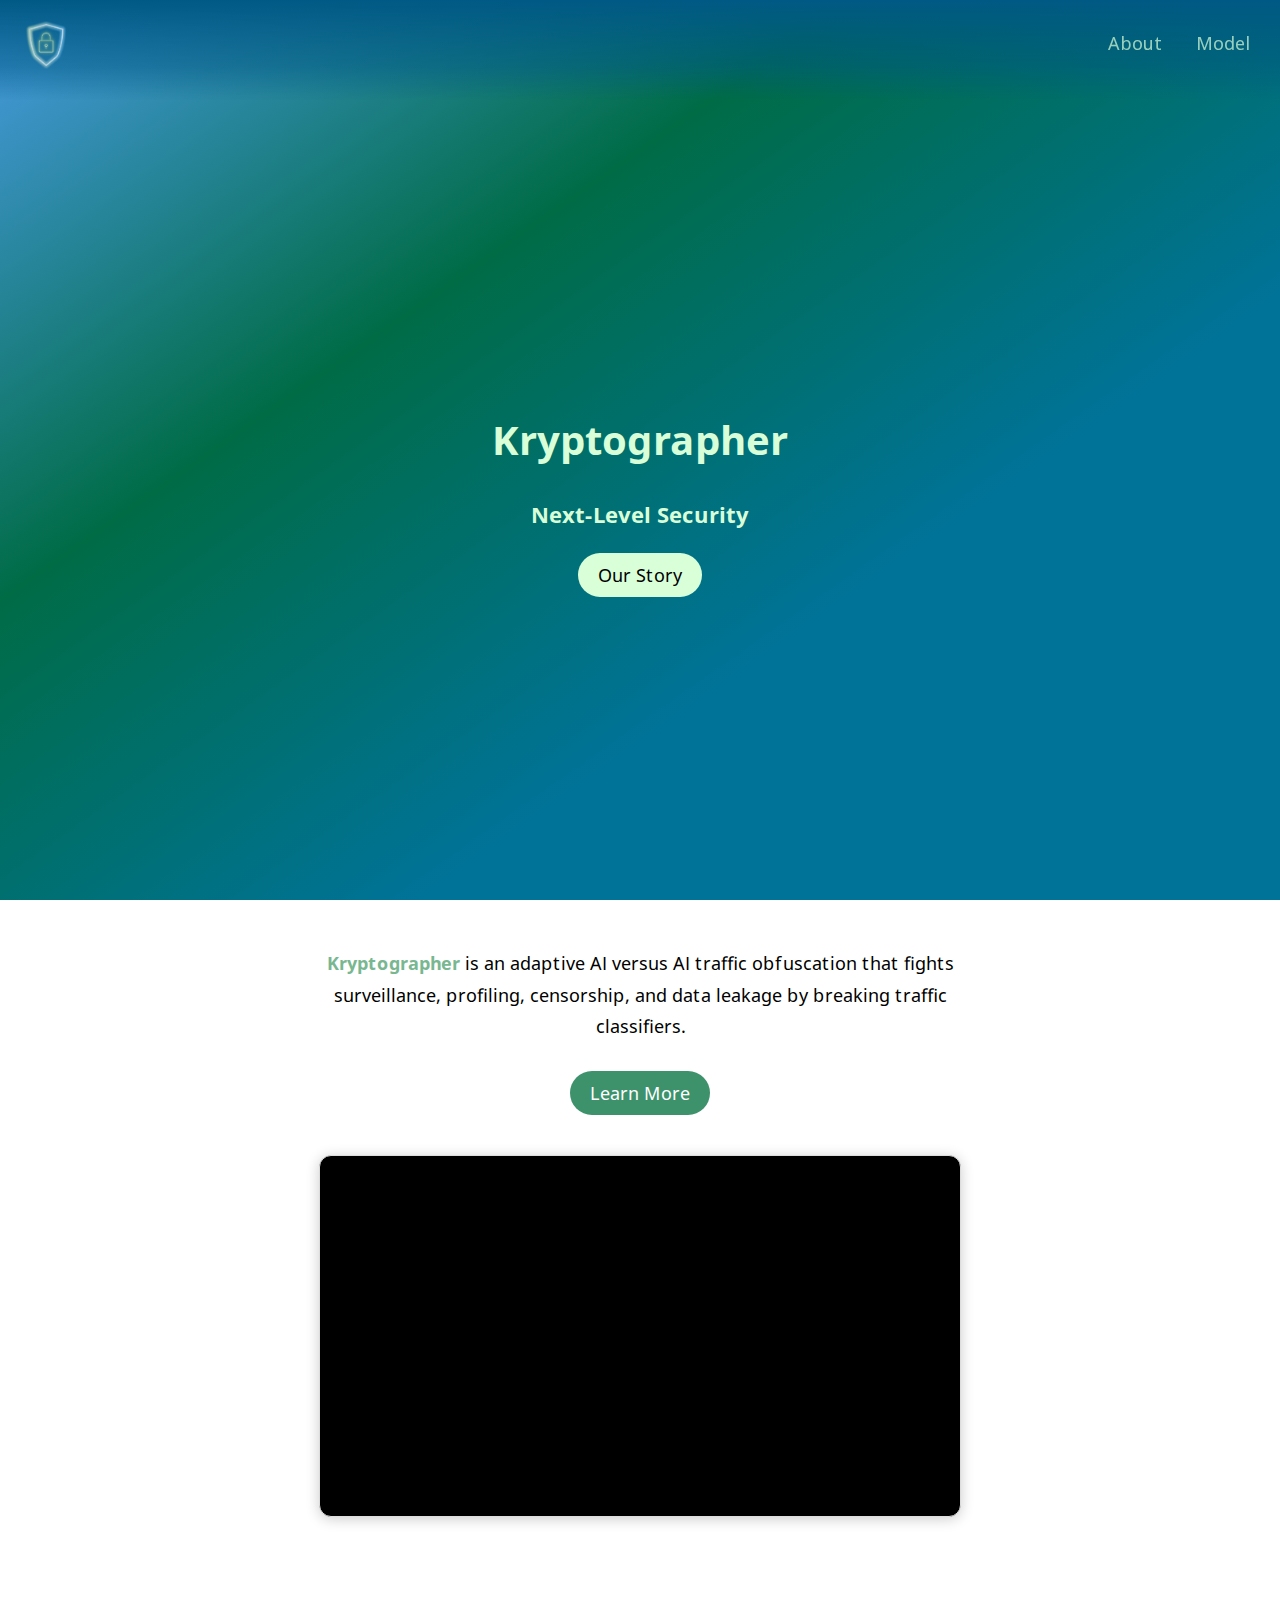
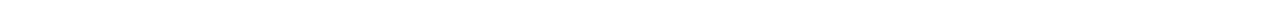
<file: index.html>
<!DOCTYPE html>
<html lang="en">
    <head>
        <meta charset="utf-8">
        <meta name="viewport" content="width=device-width">
        <title>Kryptographer</title>
        <link href="style.css" rel="stylesheet" type="text/css">
        <link rel="icon" href="assets/img/logo.png" type="image/x-icon">
        <script src="https://code.jquery.com/jquery-3.7.1.min.js"></script>
    </head>

    <body class="home">
        <div id="bkgd"></div>
        <header></header>
        <main>
            <section class="title">
                <h1>Kryptographer</h1>
                <h3>Next-Level Security</h3>
                <div class="btns">
                    <a href="about.html"><button class="light green">Our Story</button></a>
                </div>
            </section>
            <section>
                <div class="btns">
                    <p class="center"><b>Kryptographer</b> is an adaptive AI versus AI traffic obfuscation that fights surveillance, profiling, censorship, and data leakage by breaking traffic classifiers.</p>
                    <a href="model.html"><button class="dark green">Learn More</button></a>
                    <iframe title="vimeo-player" src="https://player.vimeo.com/video/1152746795?h=1673aef90e" frameborder="0" referrerpolicy="strict-origin-when-cross-origin" allow="autoplay; fullscreen; picture-in-picture; clipboard-write; encrypted-media; web-share"   allowfullscreen></iframe>
                </div>
            </section>
        </main>
        <div class="gradient"></div>
        <script src="script.js"></script>
    </body>
</html>
</file>
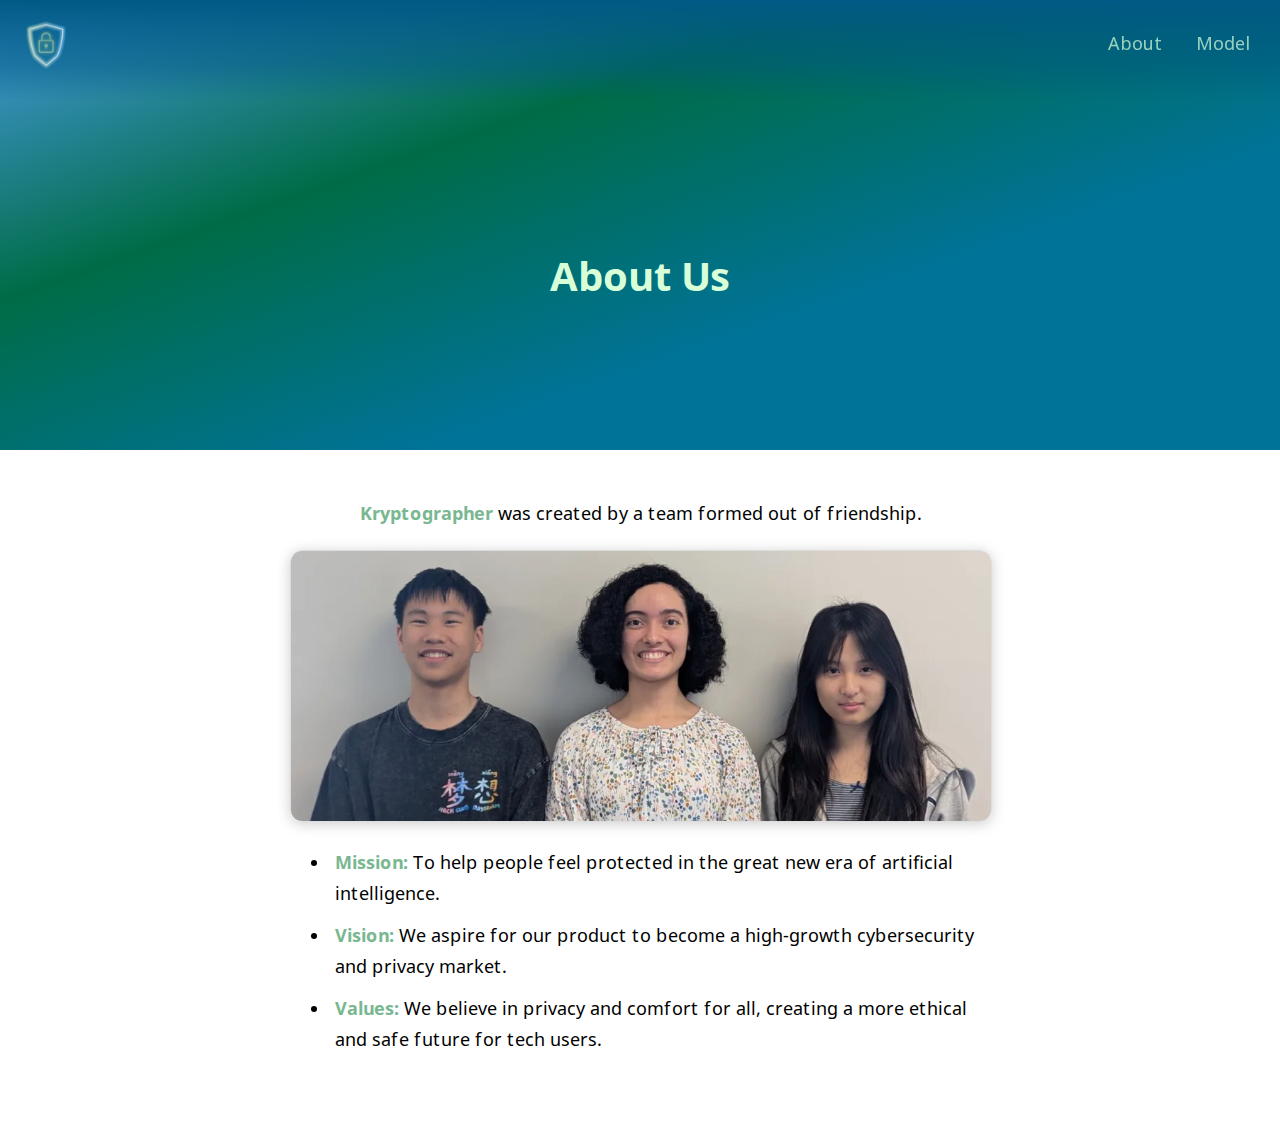
<file: about.html>
<!DOCTYPE html>
<html lang="en">
    <head>
        <meta charset="utf-8">
        <meta name="viewport" content="width=device-width">
        <title>About | Kryptographer</title>
        <link href="style.css" rel="stylesheet" type="text/css">
        <link rel="icon" href="assets/img/logo.png" type="image/x-icon">
        <script src="https://code.jquery.com/jquery-3.7.1.min.js"></script>
    </head>

    <body class="about">
        <div id="bkgd"></div>
        <header></header>
        <main>
            <section class="title">
                <h1>About Us</h1>
            </section>
            <section>
                <div>
                    <p class="center"><b>Kryptographer</b> was created by a team formed out of friendship.</p>
                    <img id="group-pic" alt="Team Picture" src="assets/img/group-pic.png">
                    <ul>
                        <li><b>Mission:</b> To help people feel protected in the great new era of artificial intelligence.</li>
                        <li><b>Vision:</b> We aspire for our product to become a high-growth cybersecurity and privacy market.</li>
                        <li><b>Values:</b> We believe in privacy and comfort for all, creating a more ethical and safe future for tech users.</li>
                    </ul>
                </div>
            </section>
        </main>
        <div class="gradient"></div>
        <script src="script.js"></script>
    </body>
</html>
</file>
<file: style.css>
/*
Color palette: 
https://coolors.co/006c46-3d926c-79b791-abd1b5-d9ffd9-c0f0fb-4a9ce6-005984-007399-337f90
*/

/*** FONTS ***/

@font-face {
    font-family: 'Noto';
    src: url('assets/fonts/noto-regular.woff2');
    font-weight: normal;
    font-style: normal;
}

@font-face {
    font-family: 'Noto';
    src: url('assets/fonts/noto-bold.woff2');
    font-weight: bold;
    font-style: normal;
}

/*** TAGS (Individual) ***/

a {
    text-decoration: none;
    display: inline-block;
    color: #007399;
}

b {
    color: #79B791;
}

body {
    line-height: 1.75;
    z-index: 0;
}

body > * {
    z-index: 2;
}

button {
    display: block;
    margin: 10px auto;
    padding: 10px 20px;
    border-radius: 40px;
    border: none;
    transition: all 0.3s;
}

button:hover {
    cursor: pointer;
    transition: all 0.3s;
}

button:active {
    transition: all 0.3s;
}

details {
    padding: 0;
    margin: 0;
}

details > *:not(summary, div) {
    padding: 0px 20px;
}

h1 {
    font-size: 40px;
    padding-top: 90px;
    margin: 22px 0px 10px 0px;
}

h2 {
    font-size: 30px;
}

h3 {
    font-size: 22px;
}

header {
    position: fixed;
    top: 0;
    right: 0;
    z-index: 3;
    padding: 20px 20px 0 20px;
    background-image: linear-gradient(rgba(0, 89, 132, 1), rgba(0, 89, 132, 0.75), rgba(0, 89, 132, 0.5), rgba(0, 89, 132, 0));
    width: 100%;
    height: 80px;
}

header > * {
    position: fixed;
    top: 10px;
}

header img {
    height: 30px;
    opacity: 0.7;
    transition: all 0.3s;
}

header img:hover {
    opacity: 1;
    transform: scale(1.2);
    will-change: transform;
    transition: all 0.3s;
}

iframe {
    margin: 0;
}

label {
    font-weight: bold;
}

li {
    padding: 5px;
}

main {
    padding: 0 40px 32px 40px;
    margin: 0 auto;
}

main section div {
    max-width: 800px;
}

nav {
    right: 30px;
}

nav > * {
    margin-left: 30px;
    opacity: 0.7;
    transition: all 0.3s;
}

nav > *:hover {
    opacity: 1;
    transform: scale(1.05);
    will-change: transform;
    transition: all 0.3s;
}

section {
    max-width: 700px;
    margin: 0 auto;
}

section:not(.title) {
    padding: 30px 0px;
}

select {
    margin: 20px 0;
}

small {
    font-size: 13px;
}

summary {
    list-style-position: outside;
    padding: 0px 20px;
    margin: 0px 40px;
}

summary:hover {
    cursor: pointer;
}

summary::marker {
    font-size: 25px;
}

textarea {
    width: calc(100% - 30px);
    height: 200px;
    padding: 15px;
    margin: 10px 0;
    resize: vertical;
}

video, iframe {
    display: block;
    aspect-ratio: 16/9;
    width: 640px;
    max-width: 100%;
    margin: 30px auto;
    box-shadow: 0 3px 14px rgba(0, 0, 0, 0.4);
    border: none;
    background: black;
    transition: all 0.3s;
}

/*** TAGS (Multiple) ***/

body, html {
    margin: 0px;
    padding: 0px;
    min-height: 100%;
    width: 100%;
    overscroll-behavior: none;
    overflow-x: hidden;
}

body, h1, h2, h3, h4, p, a, button, input, select, textarea, b, i {
    font-family: 'Noto', BlinkMacSystemFont, 'Helvetica Neue', Helvetica, Arial, sans-serif;
}

button:hover, video:hover, iframe:hover {
    box-shadow: 2px 4px 3px 2px rgba(0, 0, 0, 0.2);
    transform: scale(1.05);
    will-change: transform;
    transition: all 0.3s;
}

h1, h2, h3, button, p.center, small.center, p.btn {
    text-align: center;
}

h2, h3, h4 {
    margin: 0px;
    padding: 10px 0px;
}

h4, p, b, i, input, textarea, select, label, button, li {
    font-size: 18px;
}

header > *, nav > * {
    color: #D9FFD9;
}

input, select {
    width: 100%;
    padding: 8px;
    background-color: white;
}

input, select, textarea, video, iframe, #group-pic {
    box-shadow: 0 2px 14px rgba(0, 0, 0, 0.2);
    border: 1px solid #dddddd;
    border-radius: 12px;
    color: black;
}

label, input {
    margin: 5px 0px;
}

ul, ol {
    margin: 0;
}

/*** CLASSES (Individuals) ***/

div.btns {
    margin: 0;
    padding: 0;
    display: flex;
    flex-direction: column;
    align-items: center;
    justify-content: center;
}

div.gradient {
    position: absolute;
    top: 0;
    width: inherit;
    background-image: linear-gradient(to bottom right, #4A9CE6, #006C46, #007399, #007399);
    z-index: -1;
}

section.title {
    color: #D9FFD9;
    display: flex;
    justify-content: center;
    align-items: center;
    flex-direction: column;
}

/*** CLASSES (Multiple) ***/

body.home div.gradient, body.home section.title {
    height: 100vh;
}

body.about div.gradient, body.about section.title {
    height: 50vh;
}

body.model div.gradient, body.model section.title {
    height: 50vh;
}

button.dark, button.light:active {
    color: white;
}

button.dark.blue {
    background-color: #4A9CE6;
}

button.dark.green {
    background-color: #3D926C;
}

button.light.blue {
    background-color: #C0F0FB;
}

button.light.green {
    background-color: #D9FFD9;
}

button.light, button.dark:active {
    color: black;
}

/*** IDS ***/

#group-pic {
    display: block;
    width: 100%;
    margin: 20px auto;
}

#nav-logo {
    top: 20px;
    left: 20px;
}

#nav-logo img {
    height: 50px;
}
</file>
